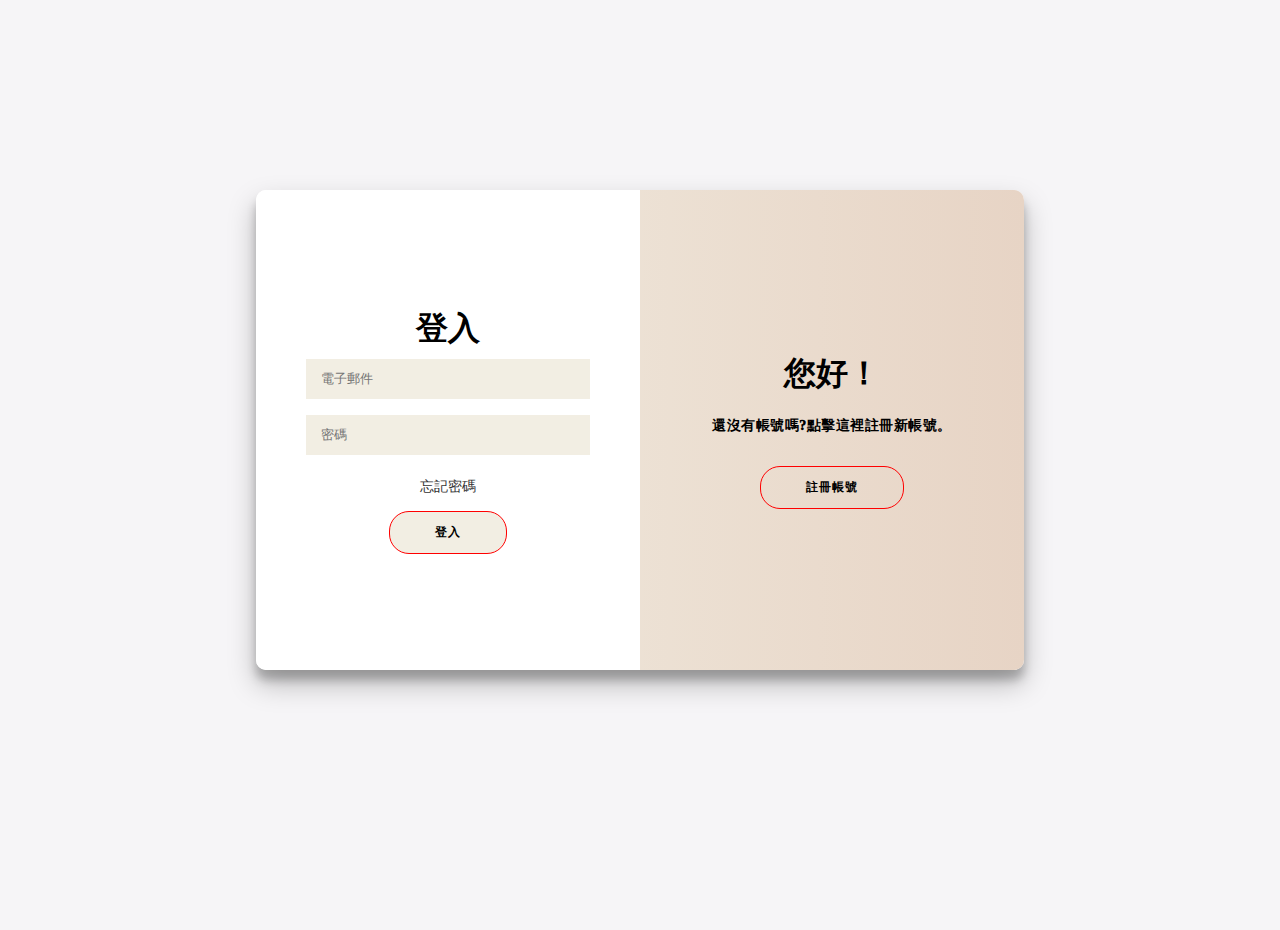
<file: public/index.html>
<!DOCTYPE html>
<html lang="en" dir="ltr">
<head>
  <meta charset="utf-8">
  <title>登入</title>
  <link rel="stylesheet" href="style.css">
  <link href="https://fonts.googleapis.com/css?family=Arvo" rel="stylesheet">
  <link rel='stylesheet' href='https://cdnjs.cloudflare.com/ajax/libs/font-awesome/5.14.0/css/all.min.css'>
</head>
<body>
  <div class="container" id="container">
    <div class="form-container sign-up-container">
      <form action="#">
        <h1>註冊帳號</h1>
        <span>請輸入您的個人資料以開設帳戶。</span>
        <input type="text" placeholder="姓名" />
        <input type="email" placeholder="電子郵件" />
        <input type="password" placeholder="密碼" />
        <button>註冊</button>
      </form>
    </div>
    <div class="form-container sign-in-container">
      <form action="#">
        <h1>登入</h1>
        <input type="email" placeholder="電子郵件" />
        <input type="password" placeholder="密碼" />
        <a href="#">忘記密碼</a>
        <button>登入</button>
      </form>
    </div>
    <div class="overlay-container">
      <div class="overlay">
        <div class="overlay-panel overlay-left">
          <h1>歡迎光臨！</h1>
          <p>註冊完等不急想使用我們的服務了嗎?<br>點擊這裡登入。</p>
          <button class="ghost" id="signIn">立即登入</button>
        </div>
        <div class="overlay-panel overlay-right">
          <h1>您好！</h1>
          <p>還沒有帳號嗎?點擊這裡註冊新帳號。</p>
          <button class="ghost" id="signUp">註冊帳號</button>
        </div>
      </div>
    </div>
  </div>
  <script src="script.js" charset="utf-8"></script>
</body>
</html>
</file>
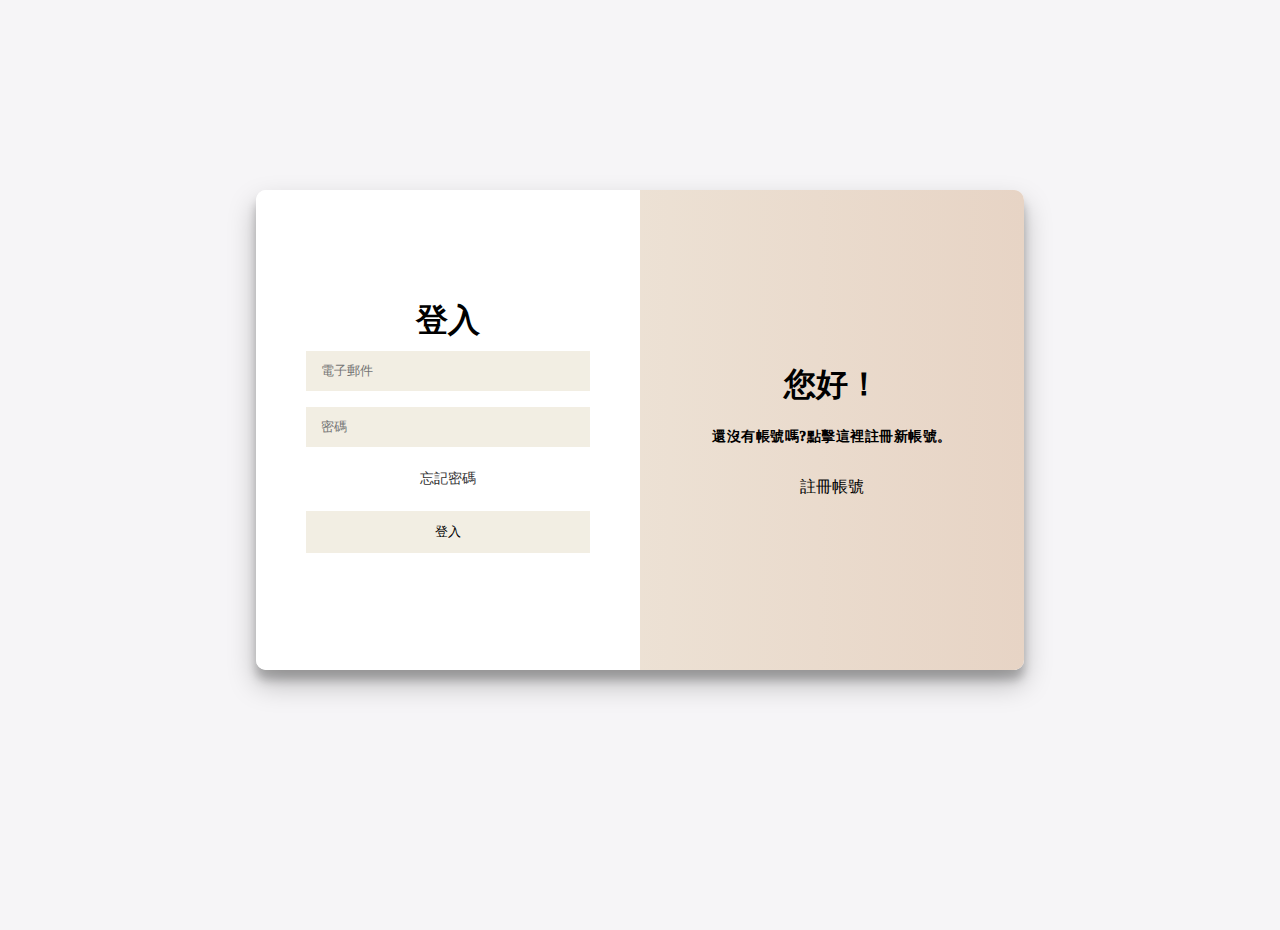
<file: public/login.html>
<!DOCTYPE html>
<html lang="en" dir="ltr">
<head>
  <meta charset="utf-8">
  <title>登入</title>
  <link rel="stylesheet" href="style.css">
  <link href="https://fonts.googleapis.com/css?family=Arvo" rel="stylesheet">
  <link rel='stylesheet' href='https://cdnjs.cloudflare.com/ajax/libs/font-awesome/5.14.0/css/all.min.css'>
</head>
<body>
  <div class="container" id="container">
    <div class="form-container sign-up-container">
      <form action="signup" method="POST">
        <h1>註冊帳號</h1>
        <span>請輸入您的個人資料以開設帳戶。</span>
        <input type="text" name="name" placeholder="姓名" />
        <input type="text" name="email" placeholder="電子郵件" />
        <input type="password" name="password" placeholder="密碼" />
        <input class="button" type="submit" value="註冊" id="popup">
 
      </form>
    </div>
    
    <div class="form-container sign-in-container">
      <form action="/signin" method="POST">
        <h1>登入</h1>
        <input type="text" name="email" placeholder="電子郵件" />
        <input type="password" name="password" placeholder="密碼" />
        <a href="#">忘記密碼</a>

        <input class="button" type="submit" value="登入">
      </form>
    </div>
    <div class="overlay-container">
      <div class="overlay">
        <div class="overlay-panel overlay-left">
          <h1>歡迎光臨！</h1>
          <p>註冊完等不急想使用我們的服務了嗎?<br>點擊這裡登入。</p>
          <div class="ghost button" id="signIn">立即登入</div>
        </div>
        <div class="overlay-panel overlay-right">
          <h1>您好！</h1>
          <p>還沒有帳號嗎?點擊這裡註冊新帳號。</p>
          <div class="ghost button" id="signUp">註冊帳號</div>
        </div>
      </div>
    </div>
  </div>
  <div class='show'></div>
  <script src="script.js" charset="utf-8">


    // <input class='popuptest' type="button" value="按我">
    // <p class='show'></p>


        var button = document.querySelector('#popup');
        var showtxt = document.querySelector('.show');

        function popup2(e) {
            window.confirm('ConfirmBox測試成功嗎');
            window.alert('ConfirmBox測試成功嗎');
            console.log('12');
        };
        button.addEventListener('click', popup2);




  </script>
</body>
</html>
</file>
<file: public/style.css>
@import url('https://fonts.googleapis.com/css?family=Montserrat:400,800');

* {
	font-family: ' sans-serif ,Helvetica , Arial , serif';
	box-sizing: border-box;
}

body {
	background: #f6f5f7;
	display: flex;
	justify-content: center;
	align-items: center;
	flex-direction: column;
	font-family: 'Montserrat', sans-serif;
	height: 100vh;
	margin: -20px 0 50px;
}

h1 {
	font-weight: bold;
	margin: 0;
}

h2 {
	text-align: center;
}

p {
	font-size: 14px;
	font-weight: 1000;
	line-height: 20px;
	letter-spacing: 0.5px;
	margin: 20px 0 30px;
}

span {
	font-size: 12px;
}

a {
	color: #333;
	font-size: 14px;
	text-decoration: none;
	margin: 15px 0;
}

button {
	border-radius: 20px;
	border: 1px solid #F2eee3;
	background-color: #F2eee3;
	color: black;
	font-size: 12px;
	font-weight: bold;
	padding: 12px 45px;
	letter-spacing: 1px;
	text-transform: uppercase;
	transition: transform 80ms ease-in;
	border-color: red;
}

button:active {
	transform: scale(0.95);
}

button:focus {
	outline: none;
}

button.ghost {
	background-color: transparent;
	border-color: red;
}

form {
	background-color: #FFFFFF;
	display: flex;
	align-items: center;
	justify-content: center;
	flex-direction: column;
	padding: 0 50px;
	height: 100%;
	text-align: center;
}

input {
	background-color: #f2eee3;
	border: none;
	padding: 12px 15px;
	margin: 8px 0;
	width: 100%;
}

.container {
	background-color: #fff;
	border-radius: 10px;
  	box-shadow: 0 14px 28px rgba(0,0,0,0.25),
			0 10px 10px rgba(0,0,0,0.22);
	position: relative;
	overflow: hidden;
	width: 768px;
	max-width: 100%;
	min-height: 480px;
}

.form-container {
	position: absolute;
	top: 0;
	height: 100%;
	transition: all 0.6s ease-in-out;
}

.sign-in-container {
	left: 0;
	width: 50%;
	z-index: 2;
}

.container.right-panel-active .sign-in-container {
	transform: translateX(100%);
}

.sign-up-container {
	left: 0;
	width: 50%;
	opacity: 0;
	z-index: 1;
}

.container.right-panel-active .sign-up-container {
	transform: translateX(100%);
	opacity: 1;
	z-index: 5;
	animation: show 0.6s;
}

@keyframes show {
	0%, 49.99% {
		opacity: 0;
		z-index: 1;
	}

	50%, 100% {
		opacity: 1;
		z-index: 5;
	}
}

.overlay-container {
	position: absolute;
	top: 0;
	left: 50%;
	width: 50%;
	height: 100%;
	overflow: hidden;
	transition: transform 0.6s ease-in-out;
	z-index: 100;
}

.container.right-panel-active .overlay-container{
	transform: translateX(-100%);
}

.overlay {
	background: #F2eee3;
	background: -webkit-linear-gradient(to right, #F2eee3, #e7d4c5);
	background: linear-gradient(to right, #F2eee3, #e7d4c5);
	background-repeat: no-repeat;
	background-size: cover;
	background-position: 0 0;
	color: black;
	position: relative;
	left: -100%;
	height: 100%;
	width: 200%;
  	transform: translateX(0);
	transition: transform 0.6s ease-in-out;
}

.container.right-panel-active .overlay {
  	transform: translateX(50%);
}

.overlay-panel {
	position: absolute;
	display: flex;
	align-items: center;
	justify-content: center;
	flex-direction: column;
	padding: 0 40px;
	text-align: center;
	top: 0;
	height: 100%;
	width: 50%;
	transform: translateX(0);
	transition: transform 0.6s ease-in-out;
}

.overlay-left {
	transform: translateX(-20%);
}

.container.right-panel-active .overlay-left {
	transform: translateX(0);
}

.overlay-right {
	right: 0;
	transform: translateX(0);
}

.container.right-panel-active .overlay-right {
	transform: translateX(20%);
}

.social-container {
	margin: 20px 0;
}

.social-container a {
	border: 1px solid red;
	border-radius: 50%;
	display: inline-flex;
	justify-content: center;
	align-items: center;
	margin: 0 5px;
	height: 40px;
	width: 40px;
	background: #f2eee3;
}
</file>
